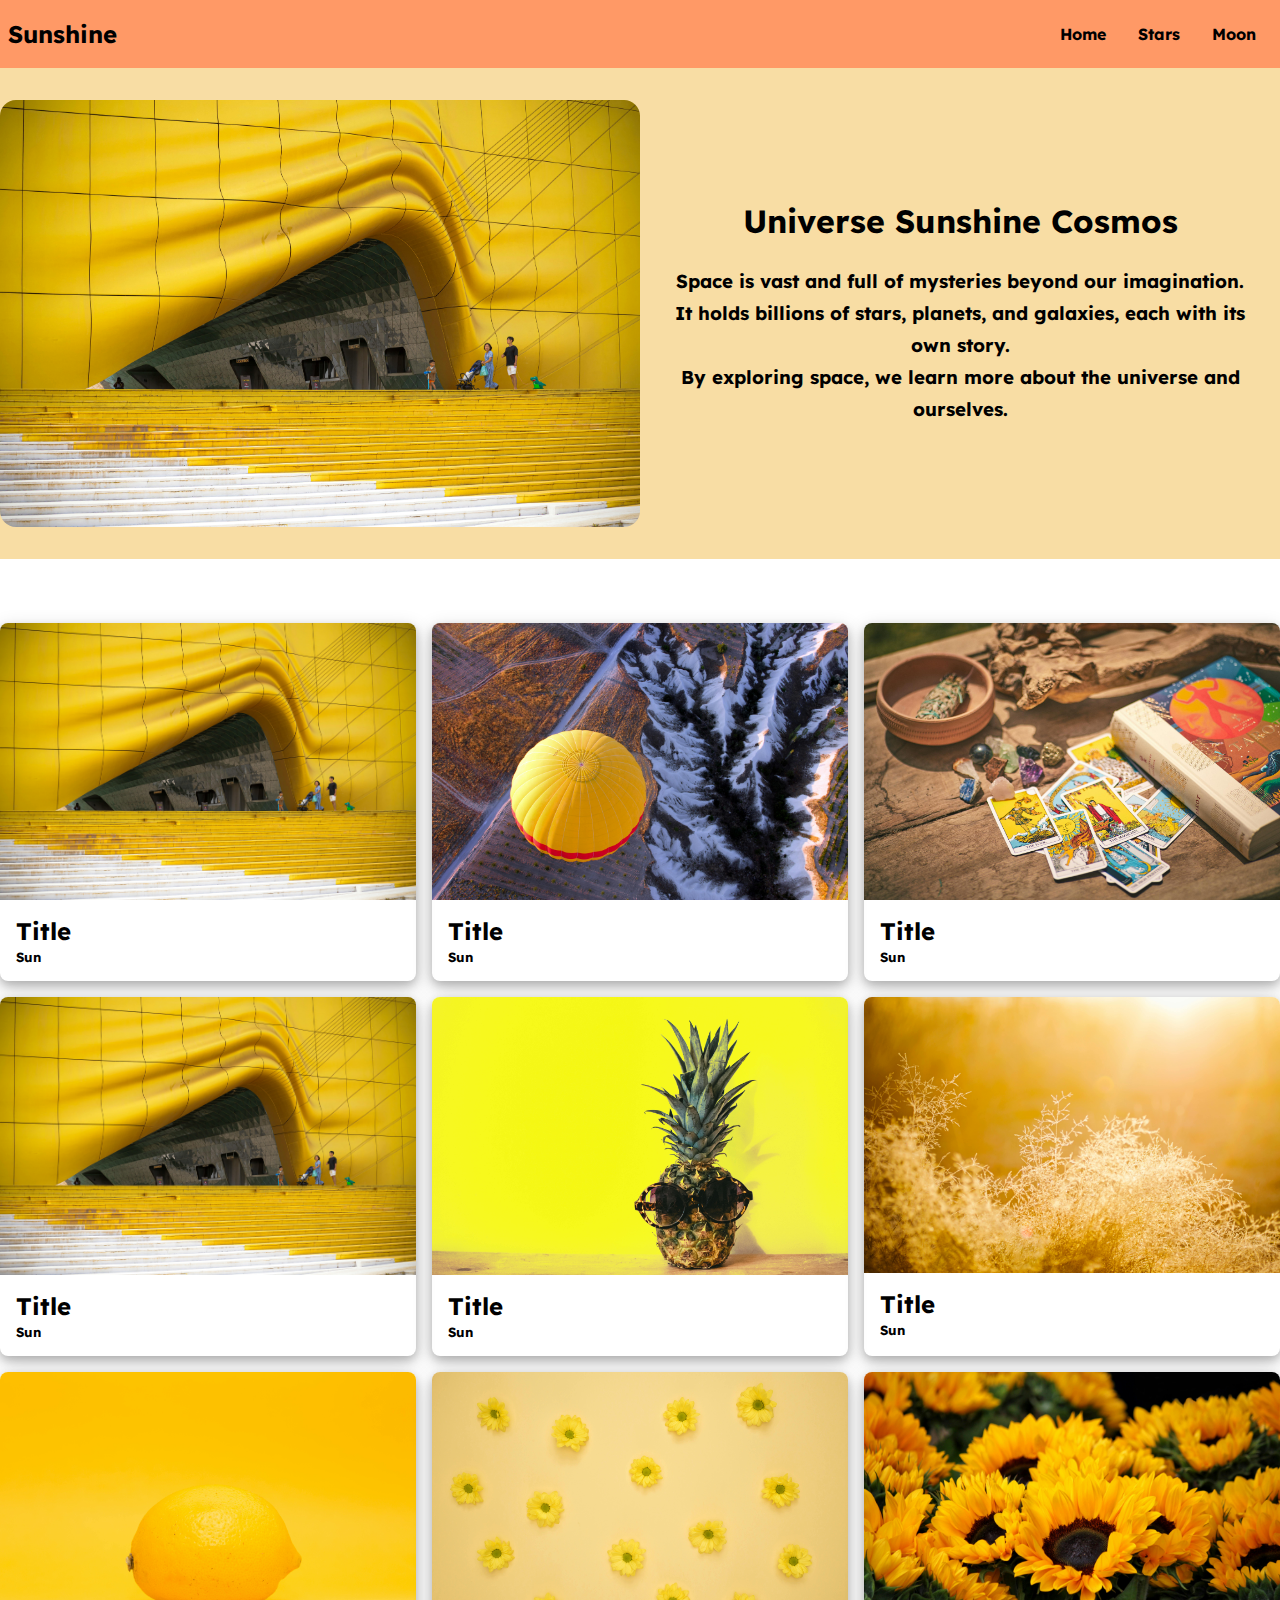
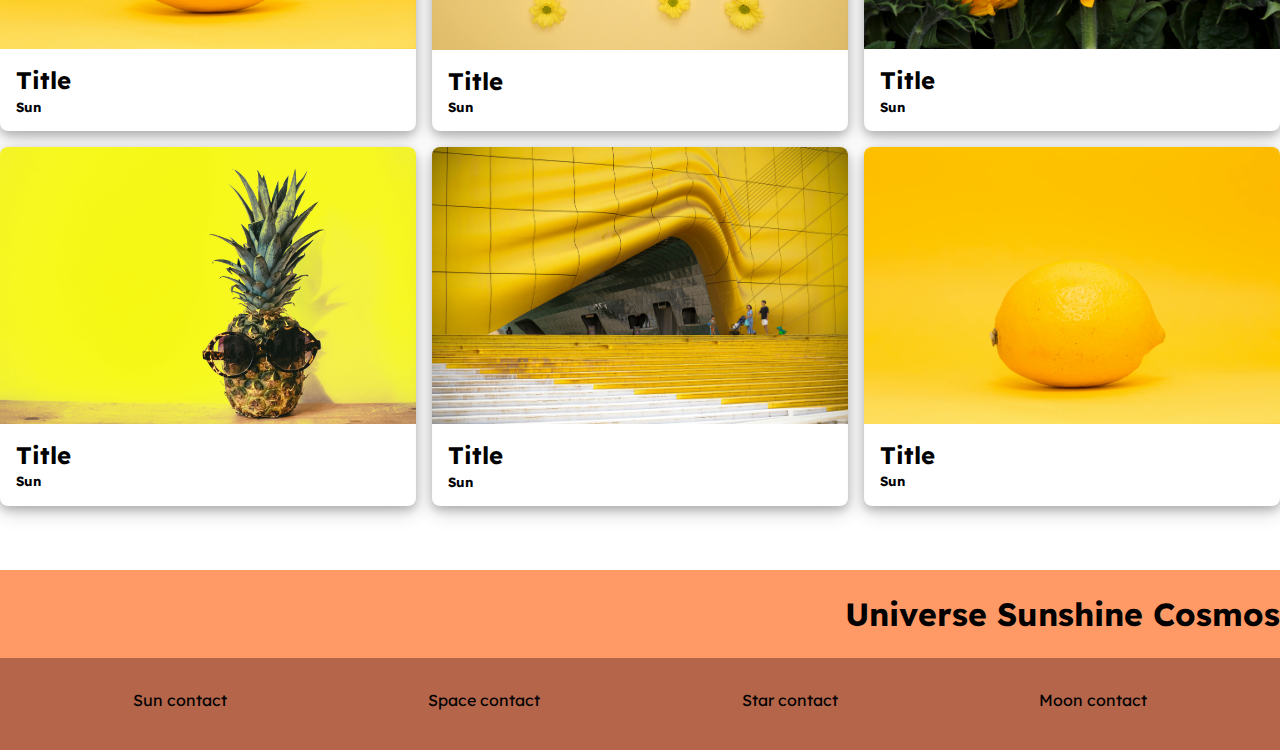
<file: index.html>
<!DOCTYPE html>
<html lang="sv">

<head>
    <meta charset="UTF-8">
    <meta name="viewport" content="width=device-width, initial-scale=1.0">
    <link rel="stylesheet" href="style.css">
    <link href="https://fonts.googleapis.com/icon?family=Material+Icons" rel="stylesheet">
    <link href="https://fonts.googleapis.com/css?family=Lexend+Deca:100,200,300,regular,500,600,700,800,900"
        rel="stylesheet" />
    <title>My star site</title>
</head>

<body>
    <header>
        <nav class="menu">
            <a href="#" class="menu-logo">
                Sunshine
            </a>
            <ul class="menu-list">
                <li class="menu-item">
                    <a href="#" class="menu-link">
                        <h4 class="menu-text">Home</h4>
                        <span class="material-icons menu-icon">home</span>
                    </a>
                </li>
                <li class="menu-item">
                    <a href="#" class="menu-link">
                        <h4 class="menu-text">Stars</h4>
                    </a>
                </li>
                <li class="menu-item">
                    <a href="#" class="menu-link">
                        <h4 class="menu-text">Moon</h4>
                    </a>
                </li>
            </ul>
        </nav>
    </header>

    <main>
        <div class="main-content">
            <img src="./img/img3.jpg" alt="" />
            <div class="main-text">
                <h1>Universe Sunshine Cosmos</h1>
                <h3>Space is vast and full of mysteries beyond our imagination.<br>
                    It holds billions of stars, planets, and galaxies, each with its own story.<br>
                    By exploring space, we learn more about the universe and ourselves.</h3>
            </div>
        </div>
    </main>

    <section class="grid-parent">
        <a href="#" class="grid-item">
            <img src="./img/img3.jpg" alt="" />
            <div class="card-text">
                <h2>Title</h2>
                <h5>Sun</h5>
            </div>
        </a>
        <a href="#" class="grid-item">
            <img src="./img/img5.jpg" alt="" />
            <div class="card-text">
                <h2>Title</h2>
                <h5>Sun</h5>
            </div>
        </a>
        <a href="#" class="grid-item">
            <img src="./img/img1.jpg" alt="" />
            <div class="card-text">
                <h2>Title</h2>
                <h5>Sun</h5>
            </div>
        </a>
        <a href="#" class="grid-item">
            <img src="./img/img3.jpg" alt="" />
            <div class="card-text">
                <h2>Title</h2>
                <h5>Sun</h5>
            </div>
        </a>
        <a href="#" class="grid-item">
            <img src="./img/img2.jpg" alt="" />
            <div class="card-text">
                <h2>Title</h2>
                <h5>Sun</h5>
            </div>
        </a>
        <a href="#" class="grid-item">
            <img src="./img/img4.jpg" alt="" />
           <div class="card-text">
                <h2>Title</h2>
                <h5>Sun</h5>
            </div>
        </a>
        <a href="#" class="grid-item">
            <img src="./img/img6.jpg" alt="" />
            <div class="card-text">
                <h2>Title</h2>
                <h5>Sun</h5>
            </div>
        </a>
        <a href="#" class="grid-item">
            <img src="./img/img7.jpg" alt="" />
            <div class="card-text">
                <h2>Title</h2>
                <h5>Sun</h5>
            </div>
        </a>
        <a href="#" class="grid-item">
            <img src="./img/img8.jpg" alt="" />
            <div class="card-text">
                <h2>Title</h2>
                <h5>Sun</h5>
            </div>
        </a>
        <a href="#" class="grid-item">
            <img src="./img/img2.jpg" alt="" />
            <div class="card-text">
                <h2>Title</h2>
                <h5>Sun</h5>
            </div>
        </a>
        <a href="#" class="grid-item">
            <img src="./img/img3.jpg" alt="" />
            <div class="card-text">
                <h2>Title</h2>
                <h5>Sun</h5>
            </div>
        </a>
        <a href="#" class="grid-item">
            <img src="./img/img6.jpg" alt="" />
            <div class="card-text">
                <h2>Title</h2>
                <h5>Sun</h5>
            </div>
        </a>
    </section>

    <div class="anime-text">
        <h1>Universe Sunshine Cosmos</h1>
    </div>

    <footer>
        <div class="footer-content">
            <a href="#" class="footer-content-text">Sun contact</a>
            <a href="#" class="footer-content-text">Space contact</a>
            <a href="#" class="footer-content-text">Star contact</a>
            <a href="#" class="footer-content-text">Moon contact</a>
        </div>
    </footer>



</body>

</html>
</file>
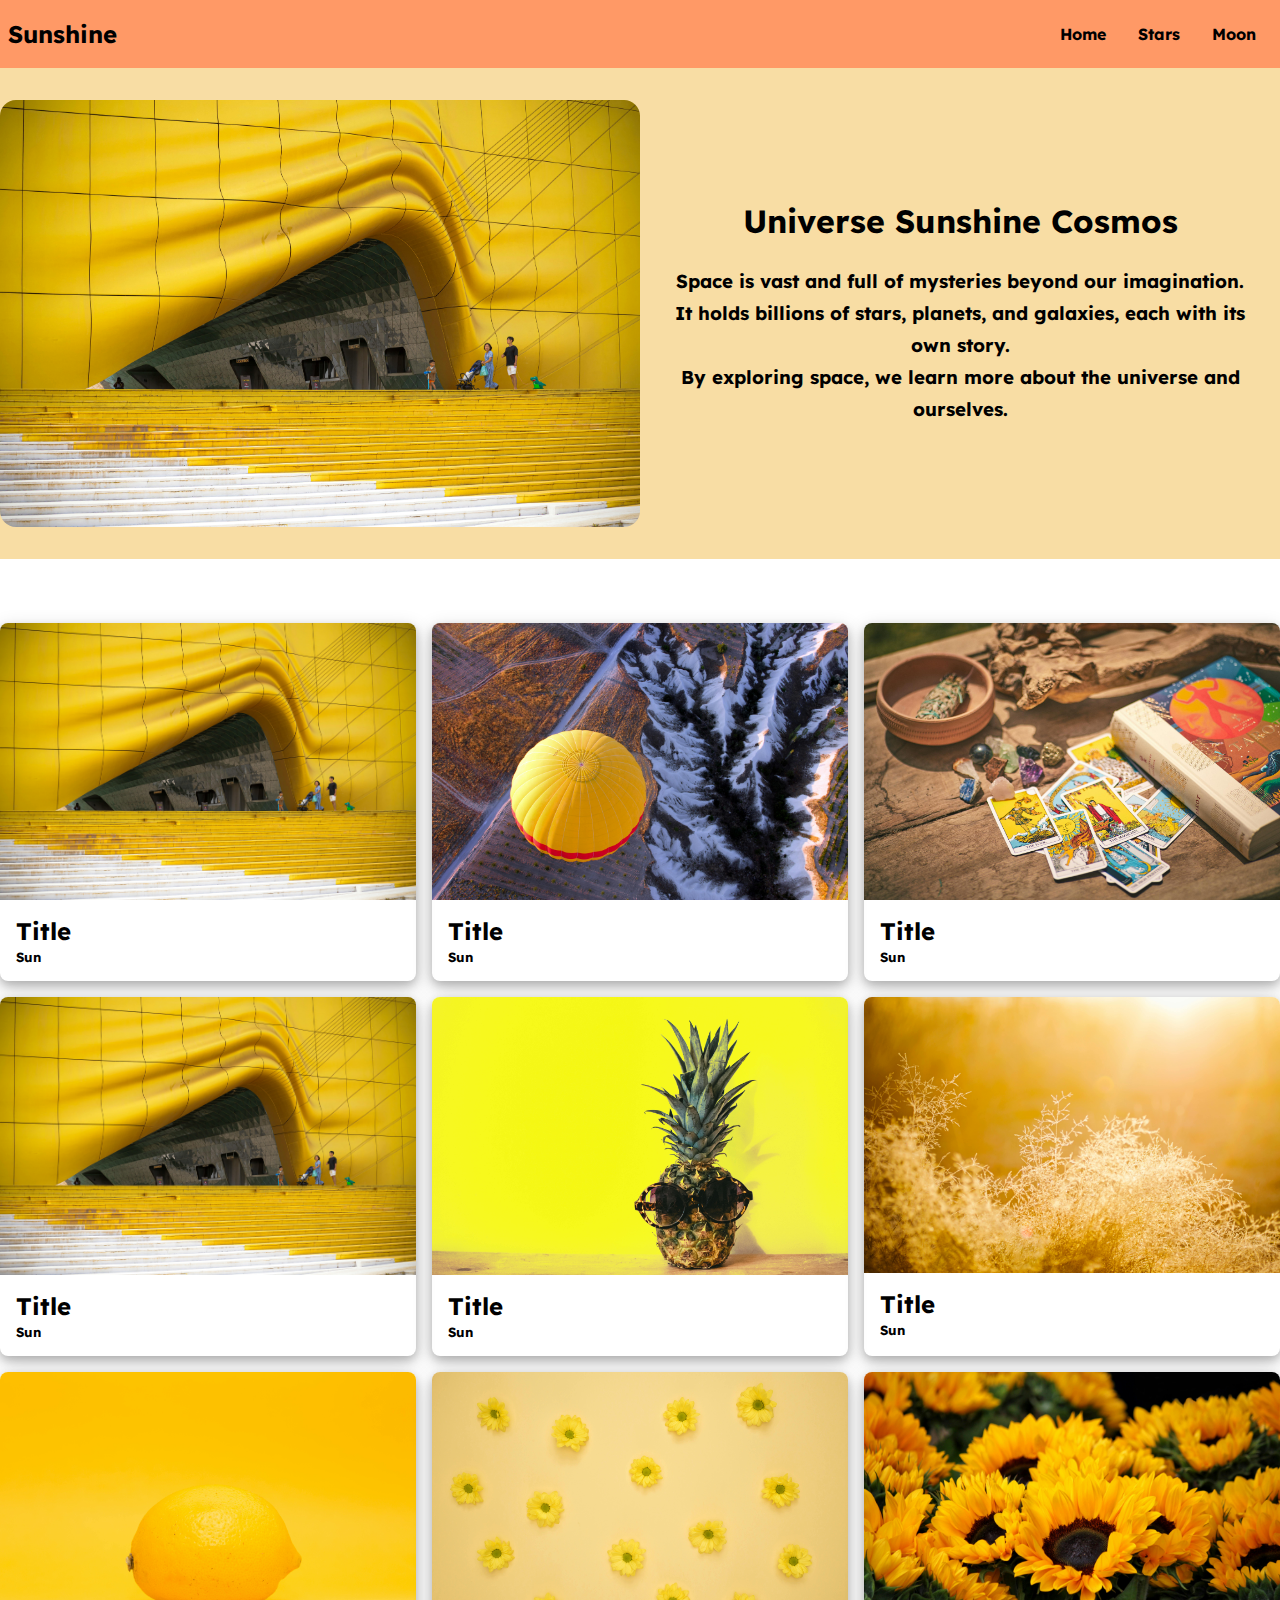
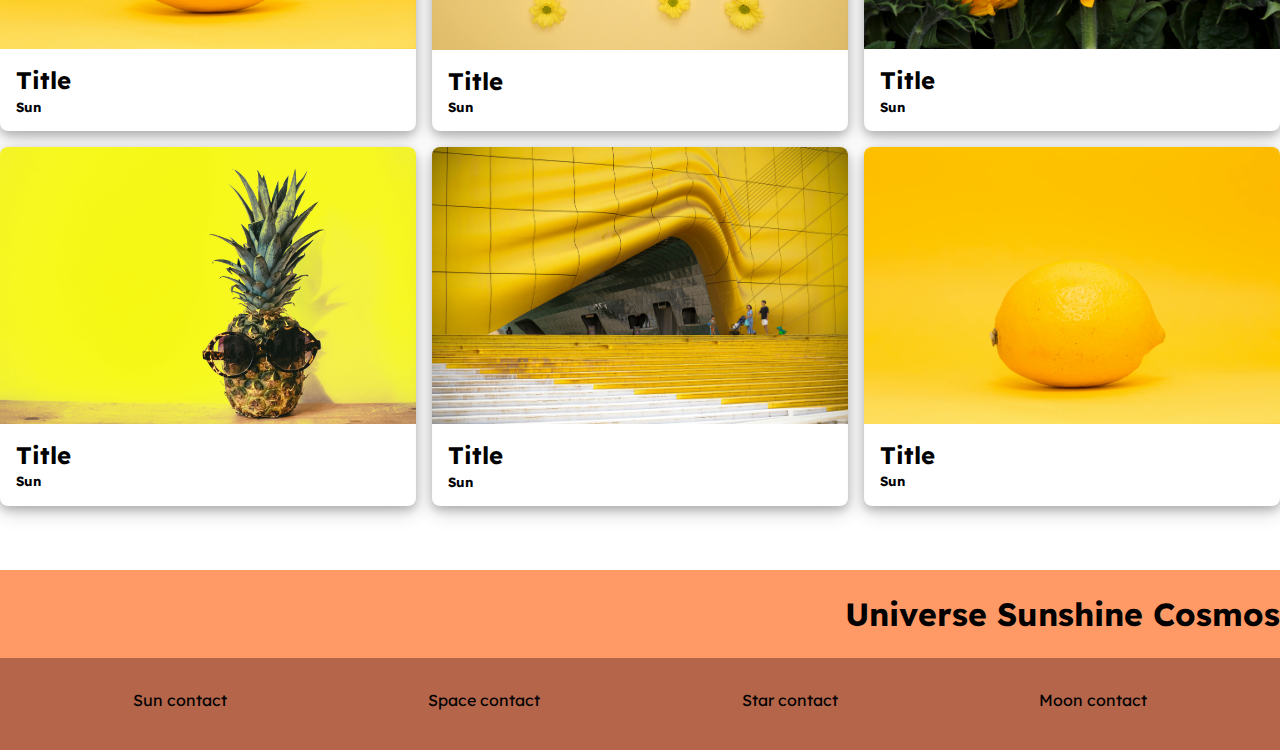
<file: BuildANewSite/index.html>
<!DOCTYPE html>
<html lang="sv">

<head>
    <meta charset="UTF-8">
    <meta name="viewport" content="width=device-width, initial-scale=1.0">
    <link rel="stylesheet" href="style.css">
    <link href="https://fonts.googleapis.com/icon?family=Material+Icons" rel="stylesheet">
    <link href="https://fonts.googleapis.com/css?family=Lexend+Deca:100,200,300,regular,500,600,700,800,900"
        rel="stylesheet" />
    <title>My star site</title>
</head>

<body>
    <header>
        <nav class="menu">
            <a href="#" class="menu-logo">
                Sunshine
            </a>
            <ul class="menu-list">
                <li class="menu-item">
                    <a href="#" class="menu-link">
                        <h4 class="menu-text">Home</h4>
                        <span class="material-icons menu-icon">home</span>
                    </a>
                </li>
                <li class="menu-item">
                    <a href="#" class="menu-link">
                        <h4 class="menu-text">Stars</h4>
                    </a>
                </li>
                <li class="menu-item">
                    <a href="#" class="menu-link">
                        <h4 class="menu-text">Moon</h4>
                    </a>
                </li>
            </ul>
        </nav>
    </header>

    <main>
        <div class="main-content">
            <img src="./img/img3.jpg" alt="" />
            <div class="main-text">
                <h1>Universe Sunshine Cosmos</h1>
                <h3>Space is vast and full of mysteries beyond our imagination.<br>
                    It holds billions of stars, planets, and galaxies, each with its own story.<br>
                    By exploring space, we learn more about the universe and ourselves.</h3>
            </div>
        </div>
    </main>

    <section class="grid-parent">
        <a href="#" class="grid-item">
            <img src="./img/img3.jpg" alt="" />
            <div class="card-text">
                <h2>Title</h2>
                <h5>Sun</h5>
            </div>
        </a>
        <a href="#" class="grid-item">
            <img src="./img/img5.jpg" alt="" />
            <div class="card-text">
                <h2>Title</h2>
                <h5>Sun</h5>
            </div>
        </a>
        <a href="#" class="grid-item">
            <img src="./img/img1.jpg" alt="" />
            <div class="card-text">
                <h2>Title</h2>
                <h5>Sun</h5>
            </div>
        </a>
        <a href="#" class="grid-item">
            <img src="./img/img3.jpg" alt="" />
            <div class="card-text">
                <h2>Title</h2>
                <h5>Sun</h5>
            </div>
        </a>
        <a href="#" class="grid-item">
            <img src="./img/img2.jpg" alt="" />
            <div class="card-text">
                <h2>Title</h2>
                <h5>Sun</h5>
            </div>
        </a>
        <a href="#" class="grid-item">
            <img src="./img/img4.jpg" alt="" />
           <div class="card-text">
                <h2>Title</h2>
                <h5>Sun</h5>
            </div>
        </a>
        <a href="#" class="grid-item">
            <img src="./img/img6.jpg" alt="" />
            <div class="card-text">
                <h2>Title</h2>
                <h5>Sun</h5>
            </div>
        </a>
        <a href="#" class="grid-item">
            <img src="./img/img7.jpg" alt="" />
            <div class="card-text">
                <h2>Title</h2>
                <h5>Sun</h5>
            </div>
        </a>
        <a href="#" class="grid-item">
            <img src="./img/img8.jpg" alt="" />
            <div class="card-text">
                <h2>Title</h2>
                <h5>Sun</h5>
            </div>
        </a>
        <a href="#" class="grid-item">
            <img src="./img/img2.jpg" alt="" />
            <div class="card-text">
                <h2>Title</h2>
                <h5>Sun</h5>
            </div>
        </a>
        <a href="#" class="grid-item">
            <img src="./img/img3.jpg" alt="" />
            <div class="card-text">
                <h2>Title</h2>
                <h5>Sun</h5>
            </div>
        </a>
        <a href="#" class="grid-item">
            <img src="./img/img6.jpg" alt="" />
            <div class="card-text">
                <h2>Title</h2>
                <h5>Sun</h5>
            </div>
        </a>
    </section>

    <div class="anime-text">
        <h1>Universe Sunshine Cosmos</h1>
    </div>

    <footer>
        <div class="footer-content">
            <a href="#" class="footer-content-text">Sun contact</a>
            <a href="#" class="footer-content-text">Space contact</a>
            <a href="#" class="footer-content-text">Star contact</a>
            <a href="#" class="footer-content-text">Moon contact</a>
        </div>
    </footer>



</body>

</html>
</file>
<file: style.css>
*,
html {
  margin: 0;
  padding: 0;
  box-sizing: border-box;
  scroll-behavior: smooth;
}

body {
  font-family: "Lexend Deca";
}

img {
  width: 100%;
  display: block;
}

a {
  color: black;
  text-decoration: none;
}

header {
  background-color: #ff9966;
  padding: 0.5rem;
}
header .menu {
  max-width: 1500px;
  margin: auto;
  display: flex;
  align-items: center;
  justify-content: space-between;
}
header .menu .menu-logo {
  text-decoration: none;
  font-size: 1.5rem;
  font-weight: bold;
}
header .menu .menu-list {
  display: flex;
}
header .menu .menu-list .menu-item {
  list-style: none;
  text-decoration: none;
}
header .menu .menu-list .menu-item:hover {
  background-color: #F8DDA4;
}
header .menu .menu-list .menu-item .menu-link {
  background-color: brown;
  text-decoration: none;
  border: none;
}
header .menu .menu-list .menu-item .menu-link .menu-text {
  display: none;
  padding: 1rem;
}
@media (min-width: 600px) {
  header .menu .menu-list .menu-item .menu-link .menu-text {
    display: block;
  }
}
header .menu .menu-list .menu-item .menu-link .menu-icon {
  display: block;
}
@media (min-width: 600px) {
  header .menu .menu-list .menu-item .menu-link .menu-icon {
    display: none;
  }
}

main {
  background-color: #F8DDA4;
  padding: 2rem 0;
}
main .main-content {
  max-width: 1500px;
  display: grid;
  grid-template-columns: repeat(auto-fit, minmax(350px, 1fr));
  margin: 0 auto;
}
main .main-content img {
  border-radius: 1rem;
}
main .main-content .main-text {
  padding: 2rem;
  display: flex;
  flex-direction: column;
  justify-content: center;
  align-items: center;
  text-align: center;
}
main .main-content .main-text h1 {
  margin-bottom: 1.5rem;
}
main .main-content .main-text h3 {
  line-height: 2rem;
}

.grid-parent {
  padding: 4rem 0;
  max-width: 1500px;
  display: grid;
  margin: 0 auto;
  grid-template-columns: repeat(auto-fit, minmax(350px, 1fr));
  gap: 1rem;
}

.grid-item {
  border-radius: 8px;
  box-shadow: 0 4px 8px 0 rgba(0, 0, 0, 0.2), 0 6px 20px 0 rgba(0, 0, 0, 0.19);
}
.grid-item img {
  border-radius: 8px 8px 0px 0px;
}
.grid-item .card-text {
  padding: 1rem;
}
.grid-item .card-text h2 {
  margin-bottom: 0.2rem;
}
.grid-item:hover h2 {
  text-decoration: underline;
}

.anime-text {
  background-color: #ff9966;
  padding: 1.5rem 0;
  text-align: end;
}
.anime-text h1 {
  animation-duration: 20s;
  position: relative;
  animation-timing-function: linear;
  animation-iteration-count: infinite;
  animation-name: scrolling;
}
@keyframes scrolling {
  0% {
    transform: translateX(0);
  }
  100% {
    transform: translateX(-100%);
  }
}

footer {
  background-color: #B4654A;
}
footer .footer-content {
  max-width: 1500px;
  margin: auto;
  display: flex;
  flex-direction: column;
  justify-content: space-around;
  padding: 2rem;
}
footer .footer-content .footer-content-text {
  padding-bottom: 0.5rem;
}
footer .footer-content .footer-content-text:hover {
  text-decoration: underline;
}
@media (min-width: 600px) {
  footer .footer-content {
    flex-direction: row;
  }
}/*# sourceMappingURL=style.css.map */
</file>
<file: BuildANewSite/style.css>
*,
html {
  margin: 0;
  padding: 0;
  box-sizing: border-box;
  scroll-behavior: smooth;
}

body {
  font-family: "Lexend Deca";
}

img {
  width: 100%;
  display: block;
}

a {
  color: black;
  text-decoration: none;
}

header {
  background-color: #ff9966;
  padding: 0.5rem;
}
header .menu {
  max-width: 1500px;
  margin: auto;
  display: flex;
  align-items: center;
  justify-content: space-between;
}
header .menu .menu-logo {
  text-decoration: none;
  font-size: 1.5rem;
  font-weight: bold;
}
header .menu .menu-list {
  display: flex;
}
header .menu .menu-list .menu-item {
  list-style: none;
  text-decoration: none;
}
header .menu .menu-list .menu-item:hover {
  background-color: #F8DDA4;
}
header .menu .menu-list .menu-item .menu-link {
  background-color: brown;
  text-decoration: none;
  border: none;
}
header .menu .menu-list .menu-item .menu-link .menu-text {
  display: none;
  padding: 1rem;
}
@media (min-width: 600px) {
  header .menu .menu-list .menu-item .menu-link .menu-text {
    display: block;
  }
}
header .menu .menu-list .menu-item .menu-link .menu-icon {
  display: block;
}
@media (min-width: 600px) {
  header .menu .menu-list .menu-item .menu-link .menu-icon {
    display: none;
  }
}

main {
  background-color: #F8DDA4;
  padding: 2rem 0;
}
main .main-content {
  max-width: 1500px;
  display: grid;
  grid-template-columns: repeat(auto-fit, minmax(350px, 1fr));
  margin: 0 auto;
}
main .main-content img {
  border-radius: 1rem;
}
main .main-content .main-text {
  padding: 2rem;
  display: flex;
  flex-direction: column;
  justify-content: center;
  align-items: center;
  text-align: center;
}
main .main-content .main-text h1 {
  margin-bottom: 1.5rem;
}
main .main-content .main-text h3 {
  line-height: 2rem;
}

.grid-parent {
  padding: 4rem 0;
  max-width: 1500px;
  display: grid;
  margin: 0 auto;
  grid-template-columns: repeat(auto-fit, minmax(350px, 1fr));
  gap: 1rem;
}

.grid-item {
  border-radius: 8px;
  box-shadow: 0 4px 8px 0 rgba(0, 0, 0, 0.2), 0 6px 20px 0 rgba(0, 0, 0, 0.19);
}
.grid-item img {
  border-radius: 8px 8px 0px 0px;
}
.grid-item .card-text {
  padding: 1rem;
}
.grid-item .card-text h2 {
  margin-bottom: 0.2rem;
}
.grid-item:hover h2 {
  text-decoration: underline;
}

.anime-text {
  background-color: #ff9966;
  padding: 1.5rem 0;
  text-align: end;
}
.anime-text h1 {
  animation-duration: 20s;
  position: relative;
  animation-timing-function: linear;
  animation-iteration-count: infinite;
  animation-name: scrolling;
}
@keyframes scrolling {
  0% {
    transform: translateX(0);
  }
  100% {
    transform: translateX(-100%);
  }
}

footer {
  background-color: #B4654A;
}
footer .footer-content {
  max-width: 1500px;
  margin: auto;
  display: flex;
  flex-direction: column;
  justify-content: space-around;
  padding: 2rem;
}
footer .footer-content .footer-content-text {
  padding-bottom: 0.5rem;
}
footer .footer-content .footer-content-text:hover {
  text-decoration: underline;
}
@media (min-width: 600px) {
  footer .footer-content {
    flex-direction: row;
  }
}/*# sourceMappingURL=style.css.map */
</file>
